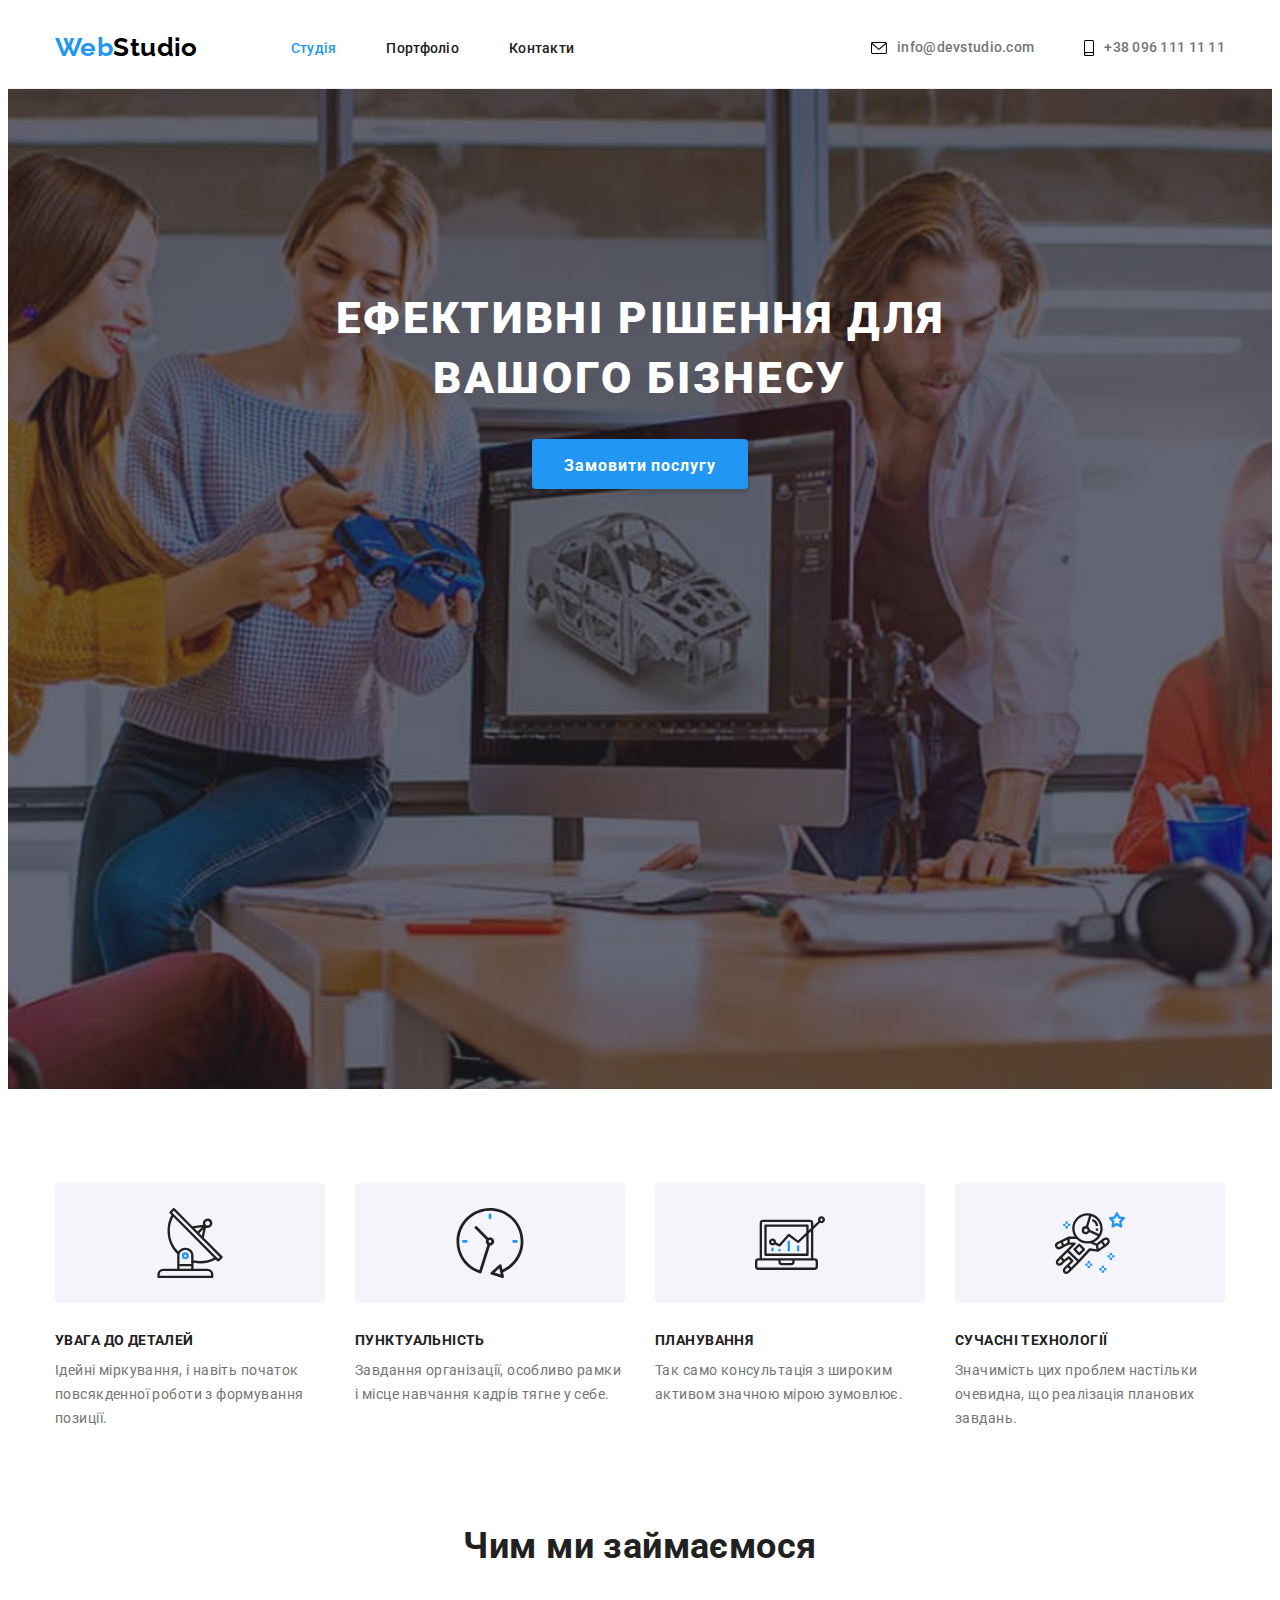
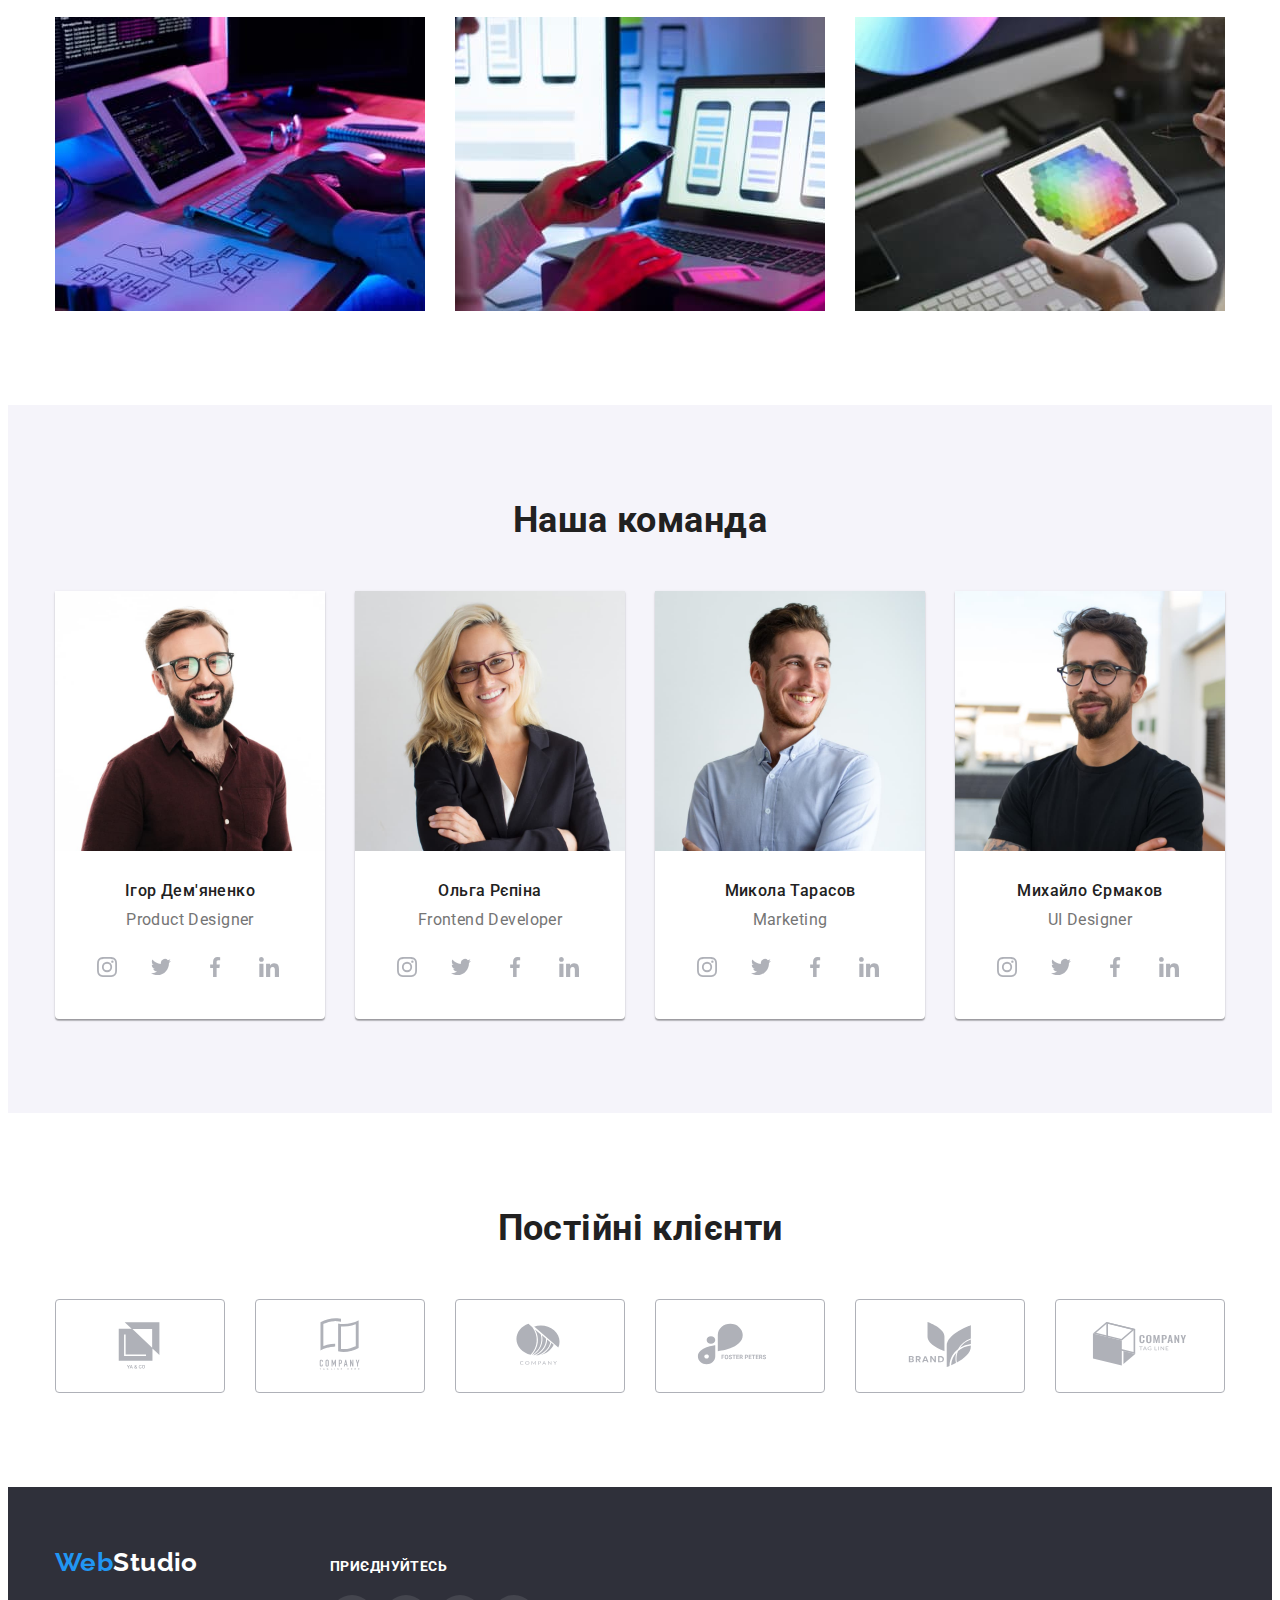
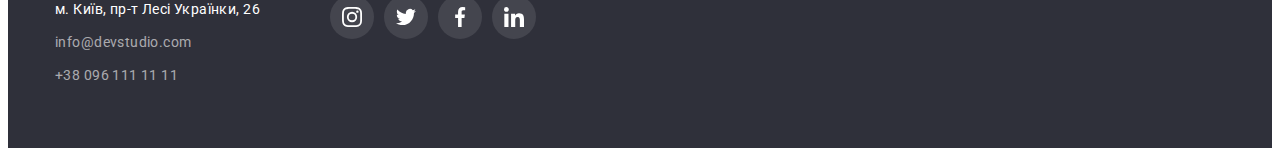
<file: index.html>
<!DOCTYPE html>
<html lang="uk">
  <head>
    <meta charset="UTF-8" />
    <meta http-equiv="X-UA-Compatible" content="IE=edge" />
    <meta name="viewport" content="width=device-width, initial-scale=1.0" />
    <link rel="preconnect" href="https://fonts.googleapis.com" />
    <link rel="preconnect" href="https://fonts.gstatic.com" crossorigin />
    <link
      href="https://fonts.googleapis.com/css2?family=Raleway:wght@700&family=Roboto:wght@400;500;700;900&display=swap"
      rel="stylesheet"
    />
    <link
      rel="stylesheet"
      href="https://cdnjs.cloudflare.com/ajax/libs/modern-normalize/1.1.0/modern-normalize.min.css"
      integrity="sha512-wpPYUAdjBVSE4KJnH1VR1HeZfpl1ub8YT/NKx4PuQ5NmX2tKuGu6U/JRp5y+Y8XG2tV+wKQpNHVUX03MfMFn9Q=="
      crossorigin="anonymous"
      referrerpolicy="no-referrer"
    />
    <link rel="stylesheet" href="./css/styles.css" />
    <title>Студія</title>
  </head>
  <body>
    <header class="header-border">
      <div class="container primary-nav">
        <nav class="main-nav">
          <a class="link logo" href="./index.html"
            >Web<span class="header-logo">Studio</span></a
          >
          <ul class="list list-nav">
            <li class="listnav-item">
              <a class="link header-nav active-nav" href="">Студія</a>
            </li>
            <li class="listnav-item">
              <a class="link header-nav" href="./portfolio.html">Портфоліо</a>
            </li>
            <li class="listnav-item">
              <a class="link header-nav" href="">Контакти</a>
            </li>
          </ul>
        </nav>

        <ul class="list list-contacts">
          <li class="listcontacts-item">
            <a class="link header-mail" href="mailto:info@devstudio.com">
              <svg class="header-mail-icon" width="16" height="12">
                <use href="./images/icons.svg#icon-envelope"></use>
              </svg>
              info@devstudio.com</a
            >
          </li>
          <li class="listcontacts-item">
            <a class="link header-tel" href="tel:+380961111111">
              <svg class="header-tel-icon" width="10" height="16">
                <use href="./images/icons.svg#icon-smartphone"></use>
              </svg>
              +38 096 111 11 11</a
            >
          </li>
        </ul>
      </div>
    </header>

    <main>
      <!-- секція Герой-->
      <section class="hero section">
        <div class="container">
          <h1 class="hero-title">Ефективні рішення для вашого бізнесу</h1>
          <button class="hero-button" type="button">Замовити послугу</button>
        </div>
      </section>
      <!-- секція без заголовку -->
      <section class="section">
        <div class="container">
          <h2 class="visually-hidden">Особливості</h2>
          <ul class="list features-list">
            <li class="features-item">
              <div class="features-svg">
                <svg width="70" height="70">
                  <use href="./images/icons.svg#icon-antenna"></use>
                </svg>
              </div>
              <h3 class="features-title">Увага до деталей</h3>
              <p class="features-text">
                Ідейні міркування, і навіть початок повсякденної роботи з
                формування позиції.
              </p>
            </li>
            <li class="features-item">
              <div class="features-svg">
                <svg width="70" height="70">
                  <use href="./images/icons.svg#icon-clock"></use>
                </svg>
              </div>
              <h3 class="features-title">Пунктуальність</h3>
              <p class="features-text">
                Завдання організації, особливо рамки і місце навчання кадрів
                тягне у себе.
              </p>
            </li>
            <li class="features-item">
              <div class="features-svg">
                <svg width="70" height="70">
                  <use href="./images/icons.svg#icon-diagram"></use>
                </svg>
              </div>
              <h3 class="features-title">Планування</h3>
              <p class="features-text">
                Так само консультація з широким активом значною мірою зумовлює.
              </p>
            </li>
            <li class="features-item">
              <div class="features-svg">
                <svg width="70" height="70">
                  <use href="./images/icons.svg#icon-astronaut"></use>
                </svg>
              </div>
              <h3 class="features-title">Сучасні технології</h3>
              <p class="features-text">
                Значимість цих проблем настільки очевидна, що реалізація
                планових завдань.
              </p>
            </li>
          </ul>
        </div>
      </section>
      <!-- секція Чим ми займаємося -->
      <section class="section applications">
        <div class="container">
          <h2 class="apps">Чим ми займаємося</h2>
          <ul class="list list-apps">
            <li class="apps-item">
              <img
                src="./images/img1.jpg"
                alt="Десктопні додатки"
                width="370"
                height="294"
              />
            </li>
            <li class="apps-item">
              <img
                src="./images/img2.jpg"
                alt="Додатки для смартфонів"
                width="370"
                height="294"
              />
            </li>
            <li class="apps-item">
              <img
                src="./images/img3.jpg"
                alt="Додатки для планшетів"
                width="370"
                height="294"
              />
            </li>
          </ul>
        </div>
      </section>
      <!-- секція Наша команда -->
      <section class="section team">
        <div class="container">
          <h2 class="team-title">Наша команда</h2>
          <ul class="list team-list">
            <li class="team-card">
              <img
                src="./images/photo1.jpg"
                alt="Фото"
                width="270"
                height="260"
              />
              <div class="team-description">
                <h3 class="team-member">Ігор Дем'яненко</h3>
                <p class="team-position" lang="en">Product Designer</p>

                <ul class="list social-list">
                  <li>
                    <a class="team-social-link" href="">
                      <svg width="20" height="20">
                        <use href="./images/icons.svg#icon-instagram"></use>
                      </svg>
                    </a>
                  </li>
                  <li>
                    <a class="team-social-link" href="">
                      <svg width="20" height="20">
                        <use href="./images/icons.svg#icon-twitter"></use>
                      </svg>
                    </a>
                  </li>
                  <li>
                    <a class="team-social-link" href="">
                      <svg width="20" height="20">
                        <use href="./images/icons.svg#icon-facebook"></use>
                      </svg>
                    </a>
                  </li>
                  <li>
                    <a class="team-social-link" href="">
                      <svg width="20" height="20">
                        <use href="./images/icons.svg#icon-linkedin"></use>
                      </svg>
                    </a>
                  </li>
                </ul>
              </div>
            </li>
            <li class="team-card">
              <img
                src="./images/photo2.jpg"
                alt="Фото"
                width="270"
                height="260"
              />
              <div class="team-description">
                <h3 class="team-member">Ольга Рєпіна</h3>
                <p class="team-position" lang="en">Frontend Developer</p>
                <ul class="list social-list">
                  <li>
                    <a class="team-social-link" href="">
                      <svg width="20" height="20">
                        <use href="./images/icons.svg#icon-instagram"></use>
                      </svg>
                    </a>
                  </li>
                  <li>
                    <a class="team-social-link" href="">
                      <svg width="20" height="20">
                        <use href="./images/icons.svg#icon-twitter"></use>
                      </svg>
                    </a>
                  </li>
                  <li>
                    <a class="team-social-link" href="">
                      <svg width="20" height="20">
                        <use href="./images/icons.svg#icon-facebook"></use>
                      </svg>
                    </a>
                  </li>
                  <li>
                    <a class="team-social-link" href="">
                      <svg width="20" height="20">
                        <use href="./images/icons.svg#icon-linkedin"></use>
                      </svg>
                    </a>
                  </li>
                </ul>
              </div>
            </li>
            <li class="team-card">
              <img
                src="./images/photo3.jpg"
                alt="Фото"
                width="270"
                height="260"
              />
              <div class="team-description">
                <h3 class="team-member">Микола Тарасов</h3>
                <p class="team-position" lang="en">Marketing</p>
                <ul class="list social-list">
                  <li>
                    <a class="team-social-link" href="">
                      <svg width="20" height="20">
                        <use href="./images/icons.svg#icon-instagram"></use>
                      </svg>
                    </a>
                  </li>
                  <li>
                    <a class="team-social-link" href="">
                      <svg width="20" height="20">
                        <use href="./images/icons.svg#icon-twitter"></use>
                      </svg>
                    </a>
                  </li>
                  <li>
                    <a class="team-social-link" href="">
                      <svg width="20" height="20">
                        <use href="./images/icons.svg#icon-facebook"></use>
                      </svg>
                    </a>
                  </li>
                  <li>
                    <a class="team-social-link" href="">
                      <svg width="20" height="20">
                        <use href="./images/icons.svg#icon-linkedin"></use>
                      </svg>
                    </a>
                  </li>
                </ul>
              </div>
            </li>
            <li class="team-card">
              <img
                src="./images/photo4.jpg"
                alt="Фото"
                width="270"
                height="260"
              />
              <div class="team-description">
                <h3 class="team-member">Михайло Єрмаков</h3>
                <p class="team-position" lang="en">UI Designer</p>
                <ul class="list social-list">
                  <li>
                    <a class="team-social-link" href="">
                      <svg width="20" height="20">
                        <use href="./images/icons.svg#icon-instagram"></use>
                      </svg>
                    </a>
                  </li>
                  <li>
                    <a class="team-social-link" href="">
                      <svg width="20" height="20">
                        <use href="./images/icons.svg#icon-twitter"></use>
                      </svg>
                    </a>
                  </li>
                  <li>
                    <a class="team-social-link" href="">
                      <svg width="20" height="20">
                        <use href="./images/icons.svg#icon-facebook"></use>
                      </svg>
                    </a>
                  </li>
                  <li>
                    <a class="team-social-link" href="">
                      <svg width="20" height="20">
                        <use href="./images/icons.svg#icon-linkedin"></use>
                      </svg>
                    </a>
                  </li>
                </ul>
              </div>
            </li>
          </ul>
        </div>
      </section>
      <!-- секція Постійні клієнти -->
      <section class="section">
        <div class="container">
          <h2 class="clients-title">Постійні клієнти</h2>
          <ul class="list clients-list">
            <li class="clients-item">
              <a href="">
                <svg class="clients-icon" width="106" height="60">
                  <use href="./images/icons.svg#icon-client1"></use>
                </svg>
              </a>
            </li>
            <li class="clients-item">
              <a href="">
                <svg class="clients-icon" width="106" height="60">
                  <use href="./images/icons.svg#icon-client2"></use>
                </svg>
              </a>
            </li>
            <li class="clients-item">
              <a href="">
                <svg class="clients-icon" width="106" height="60">
                  <use href="./images/icons.svg#icon-client3"></use>
                </svg>
              </a>
            </li>
            <li class="clients-item">
              <a href="">
                <svg class="clients-icon" width="106" height="60">
                  <use href="./images/icons.svg#icon-client4"></use>
                </svg>
              </a>
            </li>
            <li class="clients-item">
              <a href="">
                <svg class="clients-icon" width="106" height="60">
                  <use href="./images/icons.svg#icon-client5"></use>
                </svg>
              </a>
            </li>
            <li class="clients-item">
              <a href="">
                <svg class="clients-icon" width="106" height="60">
                  <use href="./images/icons.svg#icon-client6"></use>
                </svg>
              </a>
            </li>
          </ul>
        </div>
      </section>
    </main>

    <footer class="footer">
      <div class="container footer-blocks">
        <div class="address">
          <a class="link logo" href="./index.html"
            >Web<span class="footer-logo">Studio</span></a
          >
          <address>
            <ul class="list">
              <li>
                <a
                  class="link footer-adress"
                  href="https://goo.gl/maps/MHM2jNzYWEJxc3hFA"
                  target="_blank"
                  rel="noreferrer noopener"
                  >м. Київ, пр-т Лесі Українки, 26</a
                >
              </li>
              <li>
                <a class="link footer-mail" href="mailto:info@devstudio.com"
                  >info@devstudio.com</a
                >
              </li>
              <li>
                <a class="link footer-tel" href="tel:+380961111111"
                  >+38 096 111 11 11</a
                >
              </li>
            </ul>
          </address>
        </div>
        <div class="social-links">
          <h2 class="social">Приєднуйтесь</h2>
          <ul class="list social-list">
            <li>
              <a class="footer-social-link" href="">
                <svg width="20" height="20">
                  <use href="./images/icons.svg#icon-instagram"></use>
                </svg>
              </a>
            </li>
            <li>
              <a class="footer-social-link" href="">
                <svg width="20" height="20">
                  <use href="./images/icons.svg#icon-twitter"></use>
                </svg>
              </a>
            </li>
            <li>
              <a class="footer-social-link" href="">
                <svg width="20" height="20">
                  <use href="./images/icons.svg#icon-facebook"></use>
                </svg>
              </a>
            </li>
            <li>
              <a class="footer-social-link" href="">
                <svg width="20" height="20">
                  <use href="./images/icons.svg#icon-linkedin"></use>
                </svg>
              </a>
            </li>
          </ul>
        </div>
      </div>
    </footer>
  </body>
</html>
</file>
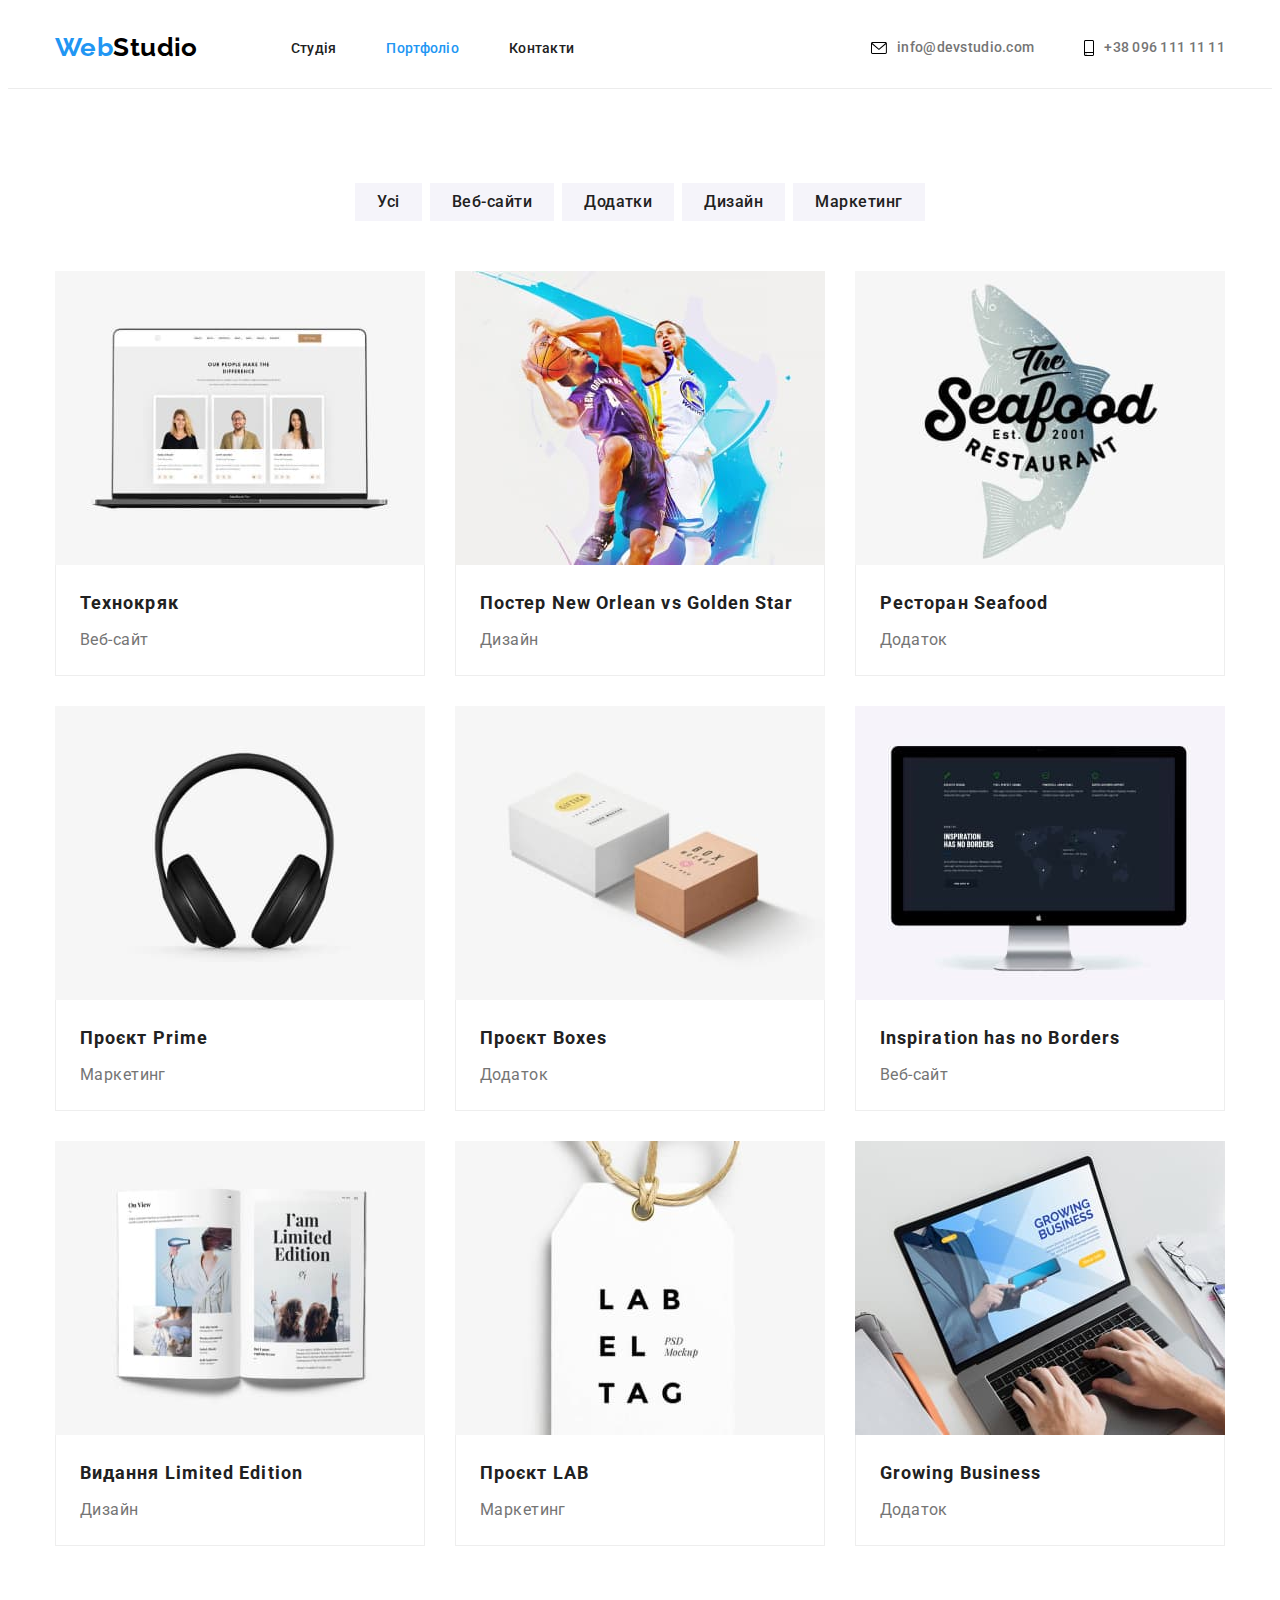
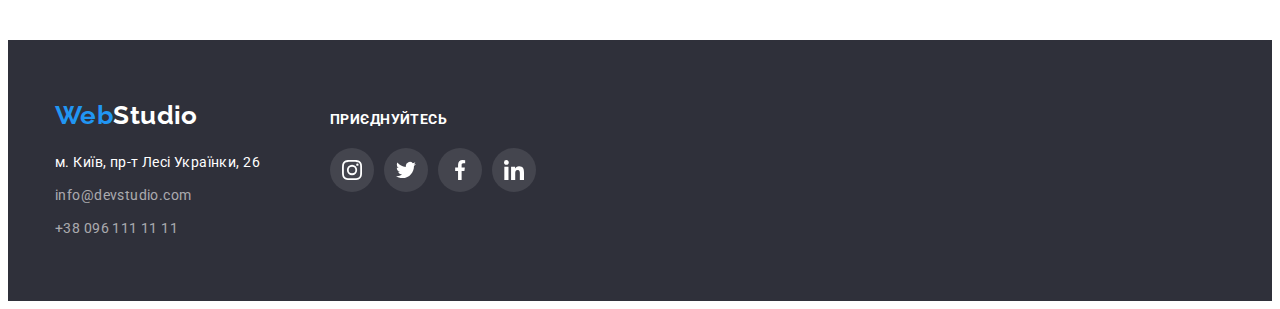
<file: portfolio.html>
<!DOCTYPE html>
<html lang="uk">
  <head>
    <meta charset="UTF-8" />
    <meta http-equiv="X-UA-Compatible" content="IE=edge" />
    <meta name="viewport" content="width=device-width, initial-scale=1.0" />
    <link rel="preconnect" href="https://fonts.googleapis.com" />
    <link rel="preconnect" href="https://fonts.gstatic.com" crossorigin />
    <link
      href="https://fonts.googleapis.com/css2?family=Raleway:wght@700&family=Roboto:wght@400;500;700;900&display=swap"
      rel="stylesheet"
    />
    <link
      rel="stylesheet"
      href="https://cdnjs.cloudflare.com/ajax/libs/modern-normalize/1.1.0/modern-normalize.min.css"
      integrity="sha512-wpPYUAdjBVSE4KJnH1VR1HeZfpl1ub8YT/NKx4PuQ5NmX2tKuGu6U/JRp5y+Y8XG2tV+wKQpNHVUX03MfMFn9Q=="
      crossorigin="anonymous"
      referrerpolicy="no-referrer"
    />
    <link rel="stylesheet" href="./css/styles.css" />
    <title>Портфоліо</title>
  </head>
  <body>
    <header class="header-border">
      <div class="container primary-nav">
        <nav class="main-nav">
          <a class="link logo" href="./index.html"
            >Web<span class="header-logo">Studio</span></a
          >
          <ul class="list list-nav">
            <li class="listnav-item">
              <a class="link header-nav" href="./index.html">Студія</a>
            </li>
            <li class="listnav-item">
              <a class="link header-nav active-nav" href="">Портфоліо</a>
            </li>
            <li class="listnav-item">
              <a class="link header-nav" href="">Контакти</a>
            </li>
          </ul>
        </nav>

        <ul class="list list-contacts">
          <li class="listcontacts-item">
            <a class="link header-mail" href="mailto:info@devstudio.com">
              <svg class="header-mail-icon" width="16" height="12">
                <use href="./images/icons.svg#icon-envelope"></use>
              </svg>
              info@devstudio.com</a
            >
          </li>
          <li class="listcontacts-item">
            <a class="link header-tel" href="tel:+380961111111">
              <svg class="header-tel-icon" width="10" height="16">
                <use href="./images/icons.svg#icon-smartphone"></use>
              </svg>
              +38 096 111 11 11</a
            >
          </li>
        </ul>
      </div>
    </header>

    <main>
      <section class="section">
        <div class="container">
          <h1 class="visually-hidden">Портфоліо</h1>
          <ul class="list filter">
            <li class="filter-item">
              <button class="filter-button all-button" type="button">
                Усі
              </button>
            </li>
            <li class="filter-item">
              <button class="filter-button site-button" type="button">
                Веб-сайти
              </button>
            </li>
            <li class="filter-item">
              <button class="filter-button apps-button" type="button">
                Додатки
              </button>
            </li>
            <li class="filter-item">
              <button class="filter-button design-button" type="button">
                Дизайн
              </button>
            </li>
            <li class="filter-item">
              <button class="filter-button marketing-button" type="button">
                Маркетинг
              </button>
            </li>
          </ul>

          <ul class="list product">
            <li class="product-item">
              <a class="link product-link" href="">
                <img
                  src="./images/portfolio/product1.jpg"
                  alt="Сторінка"
                  width="370"
                  height="294"
                />
                <div class="product-border">
                  <h2 class="product-title">Технокряк</h2>
                  <p class="product-text">Веб-сайт</p>
                </div>
              </a>
            </li>
            <li class="product-item">
              <a class="link product-link" href="">
                <img
                  src="./images/portfolio/product2.jpg"
                  alt="Баскетболісти"
                  width="370"
                  height="294"
                />
                <div class="product-border">
                  <h2 class="product-title">
                    Постер New Orlean vs Golden Star
                  </h2>
                  <p class="product-text">Дизайн</p>
                </div>
              </a>
            </li>
            <li class="product-item">
              <a class="link product-link" href="">
                <img
                  src="./images/portfolio/product3.jpg"
                  alt="Риба"
                  width="370"
                  height="294"
                />
                <div class="product-border">
                  <h2 class="product-title">Ресторан Seafood</h2>
                  <p class="product-text">Додаток</p>
                </div>
              </a>
            </li>
            <li class="product-item">
              <a class="link product-link" href="">
                <img
                  src="./images/portfolio/product4.jpg"
                  alt="Навушники"
                  width="370"
                  height="294"
                />
                <div class="product-border">
                  <h2 class="product-title">Проєкт Prime</h2>
                  <p class="product-text">Маркетинг</p>
                </div>
              </a>
            </li>
            <li class="product-item">
              <a class="link product-link" href="">
                <img
                  src="./images/portfolio/product5.jpg"
                  alt="Дві коробки"
                  width="370"
                  height="294"
                />
                <div class="product-border">
                  <h2 class="product-title">Проєкт Boxes</h2>
                  <p class="product-text">Додаток</p>
                </div>
              </a>
            </li>
            <li class="product-item">
              <a class="link product-link" href="">
                <img
                  src="./images/portfolio/product6.jpg"
                  alt="Сторінка"
                  width="370"
                  height="294"
                />
                <div class="product-border">
                  <h2 class="product-title">Inspiration has no Borders</h2>
                  <p class="product-text">Веб-сайт</p>
                </div>
              </a>
            </li>
            <li class="product-item">
              <a class="link product-link" href="">
                <img
                  src="./images/portfolio/product7.jpg"
                  alt="Книга"
                  width="370"
                  height="294"
                />
                <div class="product-border">
                  <h2 class="product-title">Видання Limited Edition</h2>
                  <p class="product-text">Дизайн</p>
                </div>
              </a>
            </li>
            <li class="product-item">
              <a class="link product-link" href="">
                <img
                  src="./images/portfolio/product8.jpg"
                  alt="Ярлик"
                  width="370"
                  height="294"
                />
                <div class="product-border">
                  <h2 class="product-title">Проєкт LAB</h2>
                  <p class="product-text">Маркетинг</p>
                </div>
              </a>
            </li>
            <li class="product-item">
              <a class="link product-link" href="">
                <img
                  src="./images/portfolio/product9.jpg"
                  alt="Ноутбук"
                  width="370"
                  height="294"
                />
                <div class="product-border">
                  <h2 class="product-title">Growing Business</h2>
                  <p class="product-text">Додаток</p>
                </div>
              </a>
            </li>
          </ul>
        </div>
      </section>
    </main>

    <footer class="footer">
      <div class="container footer-blocks">
        <div class="address">
          <a class="link logo" href="./index.html"
            >Web<span class="footer-logo">Studio</span></a
          >
          <address>
            <ul class="list">
              <li>
                <a
                  class="link footer-adress"
                  href="https://goo.gl/maps/MHM2jNzYWEJxc3hFA"
                  target="_blank"
                  rel="noreferrer noopener"
                  >м. Київ, пр-т Лесі Українки, 26</a
                >
              </li>
              <li>
                <a class="link footer-mail" href="mailto:info@devstudio.com"
                  >info@devstudio.com</a
                >
              </li>
              <li>
                <a class="link footer-tel" href="tel:+380961111111"
                  >+38 096 111 11 11</a
                >
              </li>
            </ul>
          </address>
        </div>
        <div class="social-links">
          <h2 class="social">Приєднуйтесь</h2>
          <ul class="list social-list">
            <li>
              <a class="footer-social-link" href="">
                <svg width="20" height="20">
                  <use href="./images/icons.svg#icon-instagram"></use>
                </svg>
              </a>
            </li>
            <li>
              <a class="footer-social-link" href="">
                <svg width="20" height="20">
                  <use href="./images/icons.svg#icon-twitter"></use>
                </svg>
              </a>
            </li>
            <li>
              <a class="footer-social-link" href="">
                <svg width="20" height="20">
                  <use href="./images/icons.svg#icon-facebook"></use>
                </svg>
              </a>
            </li>
            <li>
              <a class="footer-social-link" href="">
                <svg width="20" height="20">
                  <use href="./images/icons.svg#icon-linkedin"></use>
                </svg>
              </a>
            </li>
          </ul>
        </div>
      </div>
    </footer>
  </body>
</html>
</file>
<file: css/styles.css>
:root {
  --primary-text-color: #212121;
  --secondery-text-color: #757575;
  --herobtntext-primbgd-color: #ffffff;
  --footer-mail-tel-color: rgba(255, 255, 255, 0.6);

  --hero-footer-bgd-color: #2f303a;
  --filter-btn-bgd-color: #f5f4fa;
  --btnbgd-linkactive-color: #2196f3;
  --btnhero-activebgd-color: #188ce8;
}

body {
  font-family: "Roboto", sans-serif;
  color: var(--primary-text-color);
  background-color: var(--herobtntext-primbgd-color);
  font-size: 14px;
  letter-spacing: 0.03em;
}

.list {
  list-style: none;
  padding: 0;
  margin: 0;
}

.link {
  text-decoration: none;
}

img {
  display: block;
  max-width: 100%;
}

.container {
  box-sizing: border-box;
  width: 1200px;
  padding-left: 15px;
  padding-right: 15px;
  margin-left: auto;
  margin-right: auto;
  text-align: center;
  /* outline: 1px solid tomato; */
}

.section {
  padding-top: 94px;
  padding-bottom: 94px;
}

/* -------------------------Header------------------ */
.header-border {
  border-bottom: 1px solid #ececec;
}

.primary-nav {
  display: flex;
  align-items: center;
}

.main-nav {
  display: flex;
  align-items: center;
}

.logo {
  padding-top: 24px;
  padding-bottom: 25px;

  font-family: "Raleway", sans-serif;
  font-weight: 700;
  font-size: 26px;
  line-height: 1.19;
  color: var(--btnbgd-linkactive-color);
}

.header-logo {
  color: #000000;
}

.list-nav {
  display: flex;
  margin-left: 93px;
}

.list-nav .listnav-item + .listnav-item {
  margin-left: 50px;
}

.header-nav {
  padding: 32px 0;
  font-weight: 500;
  line-height: 1.14;
  letter-spacing: 0.02em;
  color: var(--primary-text-color);
}

.active-nav {
  color: var(--btnbgd-linkactive-color);
}

.header-nav:hover,
.header-nav:focus {
  color: var(--btnbgd-linkactive-color);
}

.list-contacts {
  display: flex;
  margin-left: auto;
}

.header-tel,
.header-mail {
  display: flex;
  align-items: center;
}

.list-contacts .listcontacts-item + .listcontacts-item {
  margin-left: 50px;
}

.header-tel,
.header-mail {
  padding: 32px 0;
  font-weight: 500;
  line-height: 1.14;
  letter-spacing: 0.02em;
  color: var(--secondery-text-color);
}

.header-mail-icon,
.header-tel-icon {
  margin-right: 10px;
}

.header-tel:hover,
.header-tel:focus,
.header-mail:hover,
.header-mail:focus {
  color: var(--btnbgd-linkactive-color);
  fill: var(--btnbgd-linkactive-color);
}

/* ------------------------Main ---------------------*/
/* Hero */
.hero {
  padding-top: 200px;
  padding-bottom: 200px;
  background-color: var(--hero-footer-bgd-color);

  max-width: 1600px;
  height: 600px;
  margin-left: auto;
  margin-right: auto;
  background-image: linear-gradient(
      to right,
      rgba(47, 48, 58, 0.4),
      rgba(47, 48, 58, 0.4)
    ),
    url("../images/hero-bgd.jpg");
  /* background-size: 100%; */
  background-repeat: no-repeat;
  background-position: center;
  background-size: cover;
}

.hero-title {
  padding-bottom: 30px;
  max-width: 696px;
  display: block;
  margin-left: auto;
  margin-right: auto;

  font-weight: 900;
  font-size: 44px;
  line-height: 1.36;
  letter-spacing: 0.06em;
  text-transform: uppercase;

  color: var(--herobtntext-primbgd-color);

  margin-top: 0;
  margin-bottom: 0;
}

.hero-button {
  box-sizing: border-box;
  display: block;
  margin-left: auto;
  margin-right: auto;

  min-width: 216px;
  height: 50px;
  padding: 10px 10px;
  font-family: inherit;
  font-weight: 700;
  font-size: 16px;
  line-height: 1.88;
  letter-spacing: 0.06em;
  color: var(--herobtntext-primbgd-color);
  background-color: var(--btnbgd-linkactive-color);
  box-shadow: 0px 4px 4px rgba(0, 0, 0, 0.15);
  border-radius: 4px;
  border-color: transparent;
}

.hero-button:hover,
.hero-button:focus {
  background: var(--btnhero-activebgd-color);
}

/* ---Features ---*/

/* ------------hidden title------------ */
.visually-hidden {
  position: absolute;
  width: 1px;
  height: 1px;
  margin: -1px;
  border: 0;
  padding: 0;
  white-space: nowrap;
  clip-path: inset(100%);
  clip: rect(0 0 0 0);
  overflow: hidden;
}
/* ------------hidden title------------ */
.features-svg {
  display: flex;
  height: 120px;
  background-color: #f5f4fa;
  border-radius: 4px;
  align-items: center;
  justify-content: center;
  margin-bottom: 30px;
}

.features-list {
  display: flex;
  gap: 30px;
}

.features-item {
  width: calc((100% - 90px) / 4);
}

.features-title {
  text-align: left;
  font-weight: 700;
  font-size: 14px;
  line-height: 1.14;
  text-transform: uppercase;

  margin-top: 0;
  margin-bottom: 10px;
}

.features-text {
  text-align: left;
  line-height: 1.71;
  color: var(--secondery-text-color);
  margin-top: 0;
  margin-bottom: 0;
}

/* Applications */
.applications {
  padding-top: 0;
}

.list-apps {
  display: flex;
  gap: 30px;
}

.apps-item {
  width: calc((100% - 60px) / 3);
}

.apps,
.team-title,
.clients-title {
  font-weight: 700;
  font-size: 36px;
  line-height: 1.17;
  text-align: center;

  margin-top: 0;
  margin-bottom: 50px;
}

/*------------ Team--------------------- */

.team,
.clients {
  background-color: var(--filter-btn-bgd-color);
}

.team-list {
  display: flex;
  gap: 30px;
}

.team-card {
  width: calc((100% - 90px) / 4);

  box-shadow: 0px 1px 3px rgba(0, 0, 0, 0.12), 0px 1px 1px rgba(0, 0, 0, 0.14),
    0px 2px 1px rgba(0, 0, 0, 0.2);
  border-radius: 0px 0px 4px 4px;

  background-color: var(--herobtntext-primbgd-color);
}

.team-description {
  padding: 30px;
}

.team-member {
  font-weight: 500;
  font-size: 16px;
  line-height: 1.19;

  margin-top: 0;
  margin-bottom: 10px;
}

.team-position {
  font-size: 16px;
  line-height: 1.19;
  color: var(--secondery-text-color);

  margin-top: 0;
  margin-bottom: 16px;
}

.social-list {
  display: flex;
  gap: 10px;
}

.team-social-link {
  display: flex;
  width: 44px;
  height: 44px;
  border-radius: 50%;
  align-items: center;
  justify-content: center;
  fill: #afb1b8;
}

.team-social-link:hover,
.team-social-link:focus {
  background-color: var(--btnbgd-linkactive-color);
  fill: var(--herobtntext-primbgd-color);
}

/*--------------- Clients------------- */

.clients-list {
  display: flex;
  gap: 30px;
}

.clients-item {
  display: flex;
  width: calc((100% - 150px) / 6);
  height: 92px;
  border: 1px solid #afb1b8;
  border-radius: 4px;
  align-items: center;
  justify-content: center;
  cursor: pointer;
}

.clients-icon {
  fill: #afb1b8;
}

.clients-item:hover,
.clients-item:focus {
  border: 1px solid var(--btnbgd-linkactive-color);
}

.clients-item:hover .clients-icon,
.clients-item:focus .clients-icon {
  fill: var(--btnbgd-linkactive-color);
}

/* ------------------------Footer--------------------- */
.footer {
  padding-top: 60px;
  padding-bottom: 60px;
  background-color: var(--hero-footer-bgd-color);
}

.footer-blocks {
  display: flex;
  align-items: baseline;
  gap: 70px;
}

.footer .container {
  text-align: left;
}

.footer .logo {
  display: inline-block;
  padding-top: 0;
  padding-bottom: 0;
  margin-bottom: 20px;
}

.footer-logo {
  color: var(--herobtntext-primbgd-color);
}

.footer-adress {
  display: inline-block;
  margin-bottom: 9px;
  font-style: normal;
  line-height: 1.71;
  color: var(--herobtntext-primbgd-color);
}

.footer-mail,
.footer-tel {
  font-style: normal;
  line-height: 1.71;
  color: var(--footer-mail-tel-color);
}

.footer-adress:hover,
.footer-adress:focus,
.footer-mail:hover,
.footer-mail:focus,
.footer-tel:hover,
.footer-tel:focus {
  color: var(--btnbgd-linkactive-color);
}

.footer-mail {
  display: inline-block;
  margin-bottom: 9px;
}

.social {
  /* font-family: 'Roboto'; */
  font-style: normal;
  font-weight: 700;
  font-size: 14px;
  line-height: 1.14;
  letter-spacing: 0.03em;
  text-transform: uppercase;
  color: var(--herobtntext-primbgd-color);
  margin-top: 0;
  margin-bottom: 20px;
}

.footer-social-link {
  display: flex;
  width: 44px;
  height: 44px;
  background-color: rgba(255, 255, 255, 0.1);
  border-radius: 50%;
  align-items: center;
  justify-content: center;
  fill: var(--herobtntext-primbgd-color);
}

.footer-social-link:hover,
.footer-social-link:focus {
  background-color: var(--btnbgd-linkactive-color);
}

/* -------------------------------------------------- */
/* Portfolio.html */
/* -------------------------------------------------- */

/* Main */

.filter {
  display: flex;
  justify-content: center;
  gap: 8px;
  margin-bottom: 50px;
}

.filter-button {
  padding: 6px 22px;

  font-family: inherit;
  font-weight: 500;
  font-size: 16px;
  line-height: 1.62;
  text-align: center;
  letter-spacing: 0.03em;
  color: var(--primary-text-color);

  height: 38px;
  background: var(--filter-btn-bgd-color);
  border: none;

  cursor: pointer;
}

.filter-button:hover {
  background: var(--btnbgd-linkactive-color);
  box-shadow: 0px 3px 1px rgba(0, 0, 0, 0.1), 0px 1px 2px rgba(0, 0, 0, 0.08),
    0px 2px 2px rgba(0, 0, 0, 0.12);
  border-radius: 4px;
  color: var(--herobtntext-primbgd-color);
}

.product {
  display: flex;
  flex-wrap: wrap;
  gap: 30px;
}

.product-item {
  width: calc((100% - 60px) / 3);
}

.product-link:hover,
.product-link:focus {
  display: block;
  background: #ffffff;
  border: 1px solid #eeeeee;
  box-shadow: 0px 1px 1px rgba(0, 0, 0, 0.12), 0px 4px 4px rgba(0, 0, 0, 0.06),
    1px 4px 6px rgba(0, 0, 0, 0.16);
}

.product-title {
  font-weight: 700;
  font-size: 18px;
  line-height: 2;
  letter-spacing: 0.06em;
  color: var(--primary-text-color);
  margin-top: 0;
  margin-bottom: 4px;
  text-align: left;
}

.product-text {
  font-size: 16px;
  line-height: 1.88;
  color: var(--secondery-text-color);
  margin-top: 0;
  margin-bottom: 0;
  text-align: left;
}

.product-border {
  padding: 20px 24px;
  border-right: 1px solid #eeeeee;
  border-bottom: 1px solid #eeeeee;
  border-left: 1px solid #eeeeee;
}
</file>
